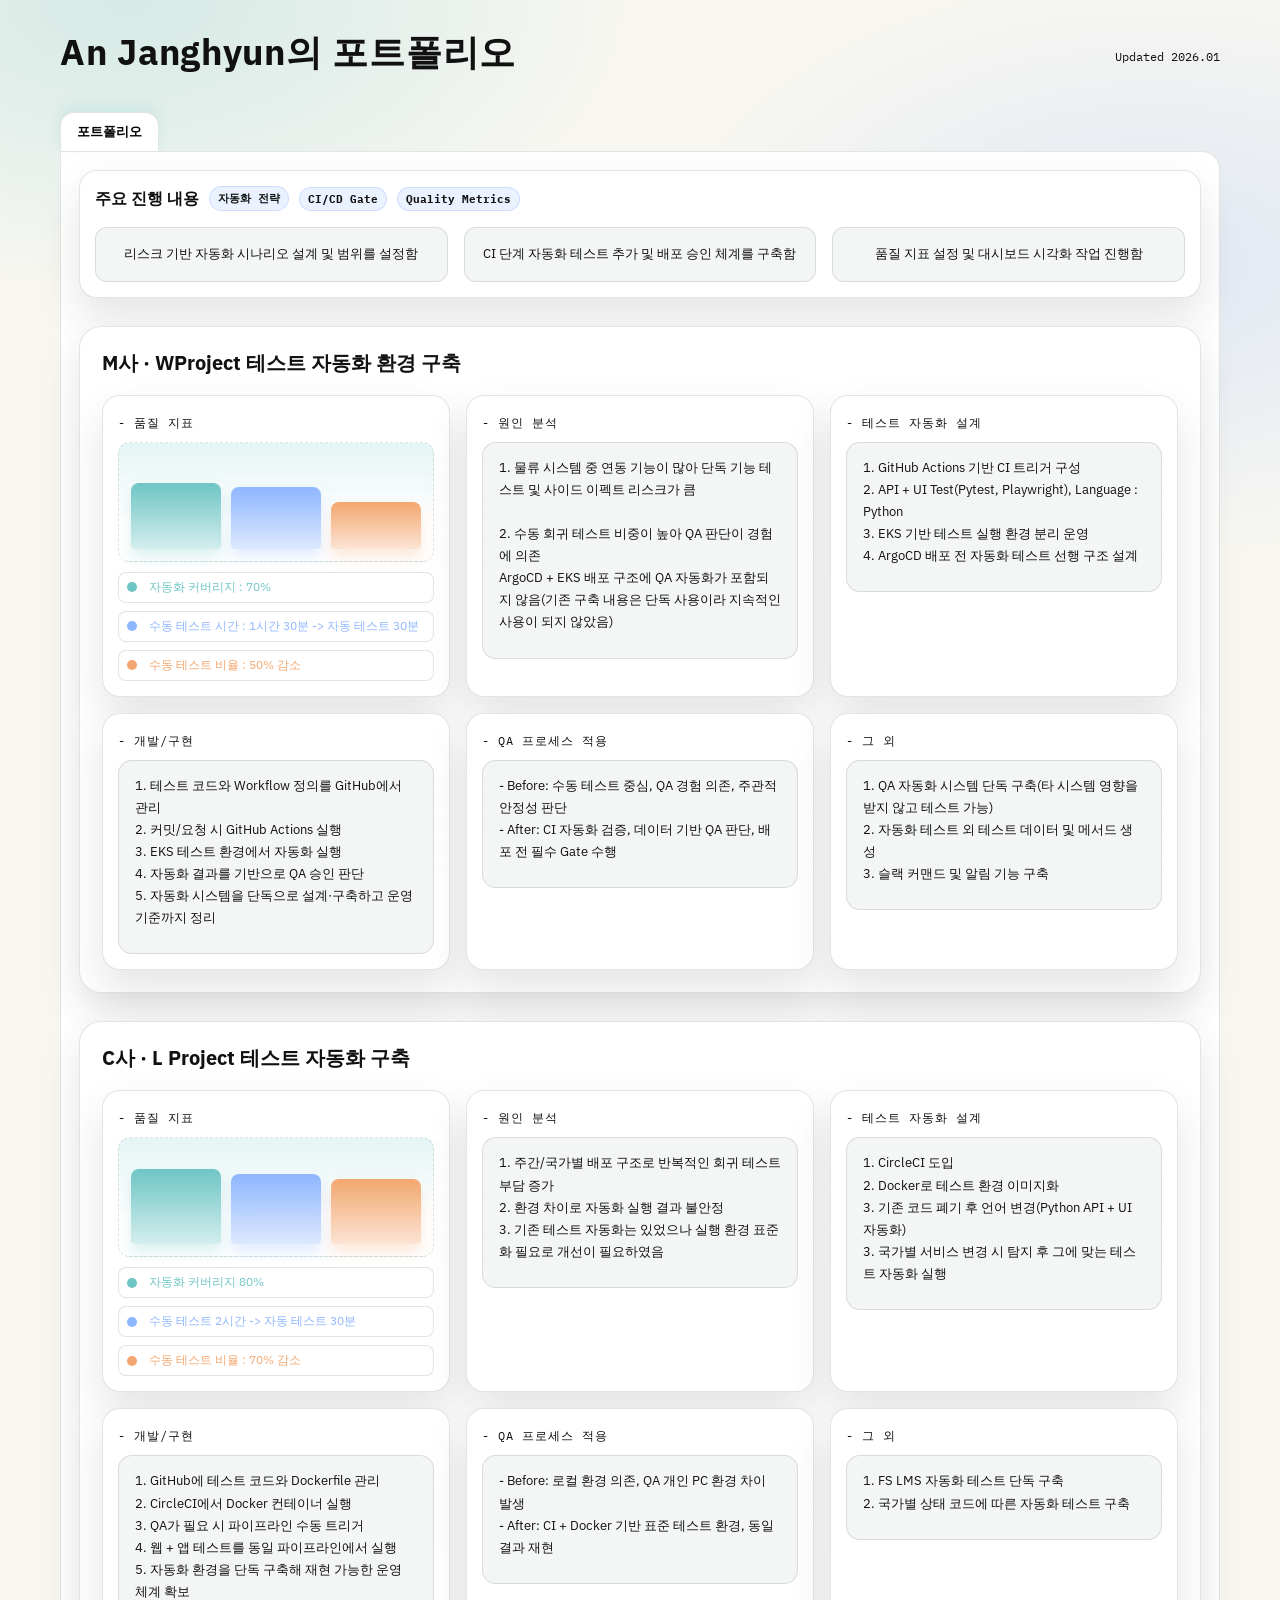
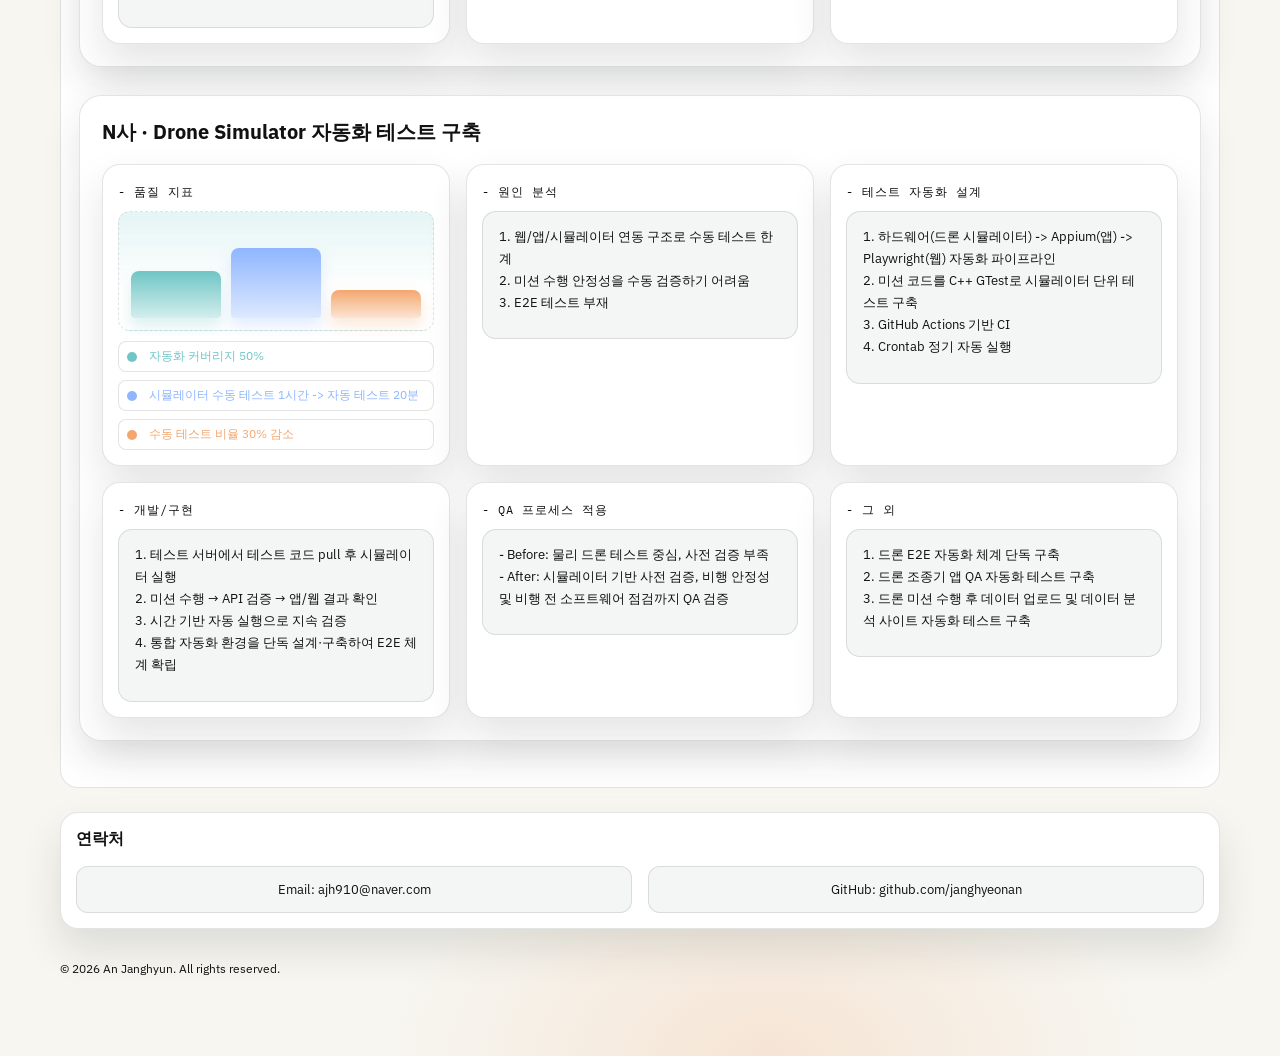
<file: index.html>
<!DOCTYPE html>
<html lang="ko">
<head>
  <meta charset="utf-8" />
  <meta name="viewport" content="width=device-width, initial-scale=1" />
  <title>An Janghyun QA Test Automation Portfolio</title>
  <link rel="preconnect" href="https://fonts.googleapis.com" />
  <link rel="preconnect" href="https://fonts.gstatic.com" crossorigin />
  <link href="https://fonts.googleapis.com/css2?family=IBM+Plex+Sans:wght@400;500;600;700&family=IBM+Plex+Mono:wght@400;600&display=swap" rel="stylesheet" />
  <style>
    :root {
      --bg: #f7f6f1;
      --panel: #ffffff;
      --panel-2: #f3f6f4;
      --line: rgba(31, 39, 36, 0.12);
      --text: #111111;
      --muted: #111111;
      --accent: #6fc6c5;
      --accent-2: #8fb6ff;
      --accent-3: #f3a76f;
    }

    * {
      box-sizing: border-box;
    }

    body {
      margin: 0;
      font-family: "IBM Plex Sans", "Noto Sans KR", sans-serif;
      background: radial-gradient(900px 520px at 10% 0%, rgba(111, 198, 197, 0.25), transparent 55%),
        radial-gradient(800px 480px at 90% 10%, rgba(143, 182, 255, 0.22), transparent 60%),
        radial-gradient(700px 420px at 60% 100%, rgba(243, 167, 111, 0.22), transparent 55%),
        var(--bg);
      color: var(--text);
    }

    a {
      color: inherit;
      text-decoration: none;
    }

    .wrap {
      max-width: 1200px;
      margin: 0 auto;
      padding: 28px 20px 80px;
    }

    header {
      display: flex;
      justify-content: space-between;
      align-items: center;
      gap: 16px;
      margin-bottom: 28px;
    }

    .title-block h1 {
      margin: 0 0 6px;
      font-size: clamp(26px, 3.5vw, 36px);
      letter-spacing: 0.02em;
    }

    .title-block span {
      color: var(--text);
      font-size: 14px;
    }

    .top-actions {
      display: flex;
      flex-direction: column;
      align-items: flex-end;
      gap: 10px;
      font-family: "IBM Plex Mono", monospace;
      font-size: 12px;
      color: var(--text);
    }

    .badge {
      padding: 6px 10px;
      border-radius: 999px;
      border: 1px solid var(--line);
      background: rgba(111, 198, 197, 0.18);
      color: var(--text);
    }

    .tab-bar {
      display: flex;
      gap: 0;
      margin: 6px 0 0;
      align-items: flex-end;
      font-family: "IBM Plex Mono", monospace;
      font-size: 12px;
    }

    .tab-btn {
      border: 1px solid var(--line);
      border-bottom: none;
      background: var(--panel-2);
      border-radius: 14px 14px 0 0;
      padding: 10px 16px;
      cursor: pointer;
    }

    .tab-btn + .tab-btn {
      margin-left: 0;
      border-left: none;
    }

    .tab-btn.active {
      background: var(--panel);
      font-weight: 700;
      box-shadow: 0 -6px 14px rgba(111, 198, 197, 0.18);
    }

    .tab-panels {
      border: 1px solid var(--line);
      border-radius: 0 18px 18px 18px;
      background: var(--panel);
      padding: 18px;
      margin-bottom: 24px;
    }

    .tab-panel {
      display: none;
    }

    .tab-panel.active {
      display: block;
    }

    .section {
      margin-bottom: 28px;
    }

    .company-card {
      background: var(--panel);
      border: 1px solid var(--line);
      border-radius: 22px;
      padding: 22px;
      box-shadow: 0 18px 38px rgba(31, 39, 36, 0.12);
    }

    .company-header {
      display: grid;
      gap: 12px;
      margin-bottom: 18px;
    }

    .company-title {
      margin: 0;
      font-size: 20px;
      font-weight: 700;
    }

    .company-title strong {
      font-weight: 700;
    }

    .flow-row {
      display: flex;
      flex-wrap: wrap;
      align-items: center;
      gap: 10px;
    }

    .flow-step {
      padding: 6px 12px;
      border-radius: 999px;
      background: var(--panel-2);
      border: 1px solid var(--line);
      font-size: 12px;
      font-family: "IBM Plex Mono", monospace;
    }

    .flow-arrow {
      font-size: 14px;
      font-weight: 700;
    }

    .card {
      background: linear-gradient(180deg, rgba(255, 255, 255, 0.65), transparent 60%), var(--panel);
      border: 1px solid var(--line);
      border-radius: 18px;
      padding: 15px;
      box-shadow: 0 20px 40px rgba(31, 39, 36, 0.12);
    }

    .grid {
      display: grid;
      gap: 16px;
    }

    .grid-2 {
      grid-template-columns: repeat(auto-fit, minmax(260px, 1fr));
    }

    .grid-3 {
      grid-template-columns: repeat(auto-fit, minmax(220px, 1fr));
    }

    .section-title {
      display: flex;
      align-items: center;
      gap: 10px;
      margin: 0 0 16px;
      font-size: 16px;
      font-weight: 700;
    }

    .pill {
      font-family: "IBM Plex Mono", monospace;
      font-size: 11px;
      padding: 4px 8px;
      border-radius: 999px;
      background: rgba(143, 182, 255, 0.18);
      border: 1px solid rgba(143, 182, 255, 0.35);
      color: var(--text);
    }

    .flow {
      display: grid;
      gap: 14px;
    }

    .flow-item {
      border-left: 2px solid var(--accent);
      padding-left: 12px;
    }

    .flow-item h4 {
      margin: 0 0 6px;
      font-size: 14px;
    }

    .flow-item p {
      margin: 0;
      color: var(--text);
      font-size: 13px;
      line-height: 1.6;
    }

    .list {
      display: grid;
      gap: 10px;
    }

    .list-item {
      background: var(--panel-2);
      border: 1px solid var(--line);
      border-radius: 12px;
      padding: 14px 16px;
      font-size: 13px;
      color: var(--text);
      font-weight: 400;
    }

    .label {
      display: inline-flex;
      align-items: center;
      gap: 6px;
      font-family: "IBM Plex Mono", monospace;
      font-size: 12px;
      text-transform: uppercase;
      letter-spacing: 0.08em;
      color: var(--text);
      margin-bottom: 10px;
      font-weight: 400;
    }

    .compare {
      display: grid;
      grid-template-columns: repeat(auto-fit, minmax(200px, 1fr));
      gap: 12px;
    }

    .compare .list-item {
      background: rgba(111, 198, 197, 0.1);
      color: var(--text);
    }

    .contact-grid {
      text-align: center;
      justify-items: stretch;
      grid-template-columns: repeat(auto-fit, minmax(260px, 1fr));
    }

    .focus-grid {
      grid-template-columns: repeat(3, 1fr);
    }

    .focus-grid .list-item {
      text-align: center;
      line-height: 1.6;
      padding: 16px;
    }

    .headline {
      font-size: 14px;
      font-weight: 400;
      margin: 0 0 12px;
      line-height: 1.7;
    }

    .headline.small {
      font-size: 14px;
      font-weight: 400;
      margin-bottom: 0;
    }

    .resume-card {
      display: grid;
      gap: 18px;
    }

    .resume-section {
      padding-top: 16px;
      border-top: 1px dashed var(--line);
    }

    .resume-section:first-of-type {
      padding-top: 0;
      border-top: none;
    }

    .resume-heading {
      font-size: 16px;
      font-weight: 700;
      margin-bottom: 10px;
    }

    .resume-text {
      margin: 0 0 10px;
      font-size: 13px;
      line-height: 1.7;
    }

    .resume-block {
      padding: 12px 14px;
      border: 1px solid var(--line);
      border-radius: 12px;
      background: var(--panel-2);
      margin-bottom: 12px;
    }

    .resume-box {
      padding: 12px 14px;
      border: 1px solid var(--line);
      border-radius: 12px;
      background: var(--panel-2);
    }

    .resume-role {
      font-size: 14px;
      font-weight: 700;
      margin-bottom: 6px;
    }

    .resume-meta {
      font-size: 12px;
      margin-bottom: 10px;
    }

    .resume-subheading {
      font-size: 12px;
      font-weight: 700;
      margin: 10px 0 6px;
    }

    .resume-list {
      margin: 0;
      padding-left: 18px;
      display: grid;
      gap: 6px;
      font-size: 13px;
      line-height: 1.6;
    }

    .resume-skill-grid {
      display: grid;
      grid-template-columns: repeat(auto-fit, minmax(240px, 1fr));
      gap: 10px;
    }

    .resume-skill {
      padding: 10px 12px;
      border: 1px solid var(--line);
      border-radius: 10px;
      background: var(--panel-2);
      font-size: 13px;
      line-height: 1.6;
    }

    .portfolio-box {
      padding: 14px 16px;
      border: 1px solid var(--line);
      border-radius: 14px;
      background: var(--panel-2);
    }

    .portfolio-line {
      margin: 0 0 10px;
      font-size: 13px;
      line-height: 1.7;
    }

    .portfolio-line strong {
      font-weight: 700;
    }

    .solo-list {
      margin: 0;
      padding-left: 18px;
      display: grid;
      gap: 6px;
      font-size: 13px;
      line-height: 1.6;
      font-weight: 500;
      color: var(--text);
    }

    .solo-list li {
      list-style: disc;
    }

    .mini-chart {
      height: 120px;
      display: flex;
      align-items: flex-end;
      gap: 10px;
      padding: 12px;
      border-radius: 12px;
      border: 1px dashed var(--line);
      background: linear-gradient(180deg, rgba(111, 198, 197, 0.18), transparent 65%);
    }

    .bar {
      flex: 1;
      border-radius: 8px 8px 4px 4px;
      background: linear-gradient(180deg, var(--accent), rgba(111, 198, 197, 0.3));
      box-shadow: 0 8px 14px rgba(111, 198, 197, 0.25);
    }

    .bar.alt {
      background: linear-gradient(180deg, var(--accent-2), rgba(143, 182, 255, 0.3));
      box-shadow: 0 8px 14px rgba(143, 182, 255, 0.25);
    }

    .bar.alt-2 {
      background: linear-gradient(180deg, var(--accent-3), rgba(243, 167, 111, 0.3));
      box-shadow: 0 8px 14px rgba(243, 167, 111, 0.25);
    }

    .legend {
      display: grid;
      grid-template-columns: repeat(auto-fit, minmax(160px, 1fr));
      gap: 8px 12px;
      margin-top: 10px;
      font-size: 12px;
      color: var(--text);
    }

    .legend-item {
      display: inline-flex;
      align-items: center;
      gap: 6px;
      padding: 6px 8px;
      border-radius: 8px;
      background: rgba(255, 255, 255, 0.6);
      border: 1px solid var(--line);
    }

    .legend-item.accent {
      color: var(--accent);
    }

    .legend-item.accent-2 {
      color: var(--accent-2);
    }

    .legend-item.accent-3 {
      color: var(--accent-3);
    }

    .dot {
      width: 10px;
      height: 10px;
      border-radius: 50%;
      display: inline-block;
      margin-right: 6px;
      background: var(--accent);
    }

    .dot.alt {
      background: var(--accent-2);
    }

    .dot.alt-2 {
      background: var(--accent-3);
    }

    .footer {
      margin-top: 32px;
      display: flex;
      justify-content: space-between;
      gap: 12px;
      color: var(--text);
      font-size: 12px;
    }

    @media (max-width: 900px) {
      header {
        flex-direction: column;
        align-items: flex-start;
      }

      .footer {
        flex-direction: column;
      }
    }
  </style>
</head>
<body>
  <div class="wrap">
    <header>
      <div class="title-block">
        <h1 id="hero-title">An Janghyun의 이력서</h1>
      </div>
      <div class="top-actions">
        <span>Updated 2026.01</span>
      </div>
    </header>

    <div class="tab-bar" role="tablist" aria-label="문서 탭">
      <button class="tab-btn active" type="button" data-tab="portfolio" role="tab" aria-selected="true">포트폴리오</button>
    </div>

    <div class="tab-panels">   
      <div id="portfolio" class="tab-panel active">
        <section class="section card">
        <div class="section-title">
          <span>주요 진행 내용</span>
          <span class="pill">자동화 전략</span>
          <span class="pill">CI/CD Gate</span>
          <span class="pill">Quality Metrics</span>
        </div>
        <div class="grid grid-3 focus-grid">
          <div class="list-item">리스크 기반 자동화 시나리오 설계 및 범위를 설정함</div>
          <div class="list-item">CI 단계 자동화 테스트 추가 및 배포 승인 체계를 구축함</div>
          <div class="list-item">품질 지표 설정 및 대시보드 시각화 작업 진행함</div>
        </div>
        </section>

        <section class="section company-card">
        <div class="company-header">
          <h2 class="company-title"><strong>M사</strong> · <strong>WProject 테스트 자동화 환경 구축</strong></h2>
        </div>
      <div class="grid grid-2">
        <article class="card">
          <div class="label">- 품질 지표</div>
          <div class="mini-chart" aria-hidden="true">
            <div class="bar" style="height: 70%;"></div>
            <div class="bar alt" style="height: 66%;"></div>
            <div class="bar alt-2" style="height: 50%;"></div>
          </div>
            <div class="legend">
              <span class="legend-item accent"><span class="dot"></span>자동화 커버리지 : 70%</span>
              <span class="legend-item accent-2"><span class="dot alt"></span>수동 테스트 시간 : 1시간 30분 -> 자동 테스트 30분</span>
              <span class="legend-item accent-3"><span class="dot alt-2"></span>수동 테스트 비율 : 50% 감소</span>
            </div>
        </article>
        <article class="card">
          <div class="label">- 원인 분석</div>
          <div class="portfolio-box">
            <p class="portfolio-line"><span>1. 물류 시스템 중 연동 기능이 많아 단독 기능 테스트 및 사이드 이펙트 리스크가 큼</span><br /><br /><span>2. 수동 회귀 테스트 비중이 높아 QA 판단이 경험에 의존</span><br /><span>ArgoCD + EKS 배포 구조에 QA 자동화가 포함되지 않음(기존 구축 내용은 단독 사용이라 지속적인 사용이 되지 않았음)</span></p>
          </div>
        </article>        
        <article class="card">
          <div class="label">- 테스트 자동화 설계</div>
          <div class="portfolio-box">
            <p class="portfolio-line"><span>1. GitHub Actions 기반 CI 트리거 구성</span><br /><span>2. API + UI Test(Pytest, Playwright), Language : Python</span><br /><span>3. EKS 기반 테스트 실행 환경 분리 운영</span><br /><span>4. ArgoCD 배포 전 자동화 테스트 선행 구조 설계</span></p>
          </div>
        </article>
        <article class="card">
          <div class="label">- 개발/구현</div>
          <div class="portfolio-box">
            <p class="portfolio-line"><span>1. 테스트 코드와 Workflow 정의를 GitHub에서 관리</span><br /><span>2. 커밋/요청 시 GitHub Actions 실행</span><br /><span>3. EKS 테스트 환경에서 자동화 실행</span><br /><span>4. 자동화 결과를 기반으로 QA 승인 판단</span><br /><span>5. 자동화 시스템을 단독으로 설계·구축하고 운영 기준까지 정리</span></p>
          </div>
        </article>        
        <article class="card">
          <div class="label">- QA 프로세스 적용</div>
          <div class="portfolio-box">
            <p class="portfolio-line"><span>- Before: 수동 테스트 중심, QA 경험 의존, 주관적 안정성 판단</span><br /><span>- After: CI 자동화 검증, 데이터 기반 QA 판단, 배포 전 필수 Gate 수행</span></p>
          </div>
        </article>
        <article class="card">
          <div class="label">- 그 외</div>
          <div class="portfolio-box">
            <p class="portfolio-line"><span>1. QA 자동화 시스템 단독 구축(타 시스템 영향을 받지 않고 테스트 가능)</span><br /><span>2. 자동화 테스트 외 테스트 데이터 및 메서드 생성</span><br /><span>3. 슬랙 커맨드 및 알림 기능 구축</span></p>
          </div>
        </article>
      </div>
      </section>

    <section class="section company-card">
      <div class="company-header">
        <h2 class="company-title"><strong>C사</strong> · <strong>L Project 테스트 자동화 구축</strong></h2>
      </div>
      <div class="grid grid-2">
        <article class="card">
          <div class="label">- 품질 지표</div>          
          <div class="mini-chart" aria-hidden="true">
            <div class="bar" style="height: 80%;"></div>
            <div class="bar alt" style="height: 75%;"></div>
            <div class="bar alt-2" style="height: 70%;"></div>
          </div>
          <div class="legend">
            <span class="legend-item accent"><span class="dot"></span>자동화 커버리지 80%</span>
            <span class="legend-item accent-2"><span class="dot alt"></span>수동 테스트 2시간 -> 자동 테스트 30분</span>
            <span class="legend-item accent-3"><span class="dot alt-2"></span>수동 테스트 비율 : 70% 감소</span>
          </div>
        </article>
        <article class="card">
          <div class="label">- 원인 분석</div>
          <div class="portfolio-box">
            <p class="portfolio-line"><span>1. 주간/국가별 배포 구조로 반복적인 회귀 테스트 부담 증가</span><br /><span>2. 환경 차이로 자동화 실행 결과 불안정</span><br /><span>3. 기존 테스트 자동화는 있었으나 실행 환경 표준화 필요로 개선이 필요하였음</span></p>
          </div>
        </article>
        <article class="card">
          <div class="label">- 테스트 자동화 설계</div>
          <div class="portfolio-box">
            <p class="portfolio-line"><span>1. CircleCI 도입</span><br /><span>2. Docker로 테스트 환경 이미지화</span><br /><span>3. 기존 코드 폐기 후 언어 변경(Python API + UI 자동화)</span><br /><span>3. 국가별 서비스 변경 시 탐지 후 그에 맞는 테스트 자동화 실행</span></p>
          </div>
        </article>        
        <article class="card">
          <div class="label">- 개발/구현</div>
          <div class="portfolio-box">
            <p class="portfolio-line"><span>1. GitHub에 테스트 코드와 Dockerfile 관리</span><br /><span>2. CircleCI에서 Docker 컨테이너 실행</span><br /><span>3. QA가 필요 시 파이프라인 수동 트리거</span><br /><span>4. 웹 + 앱 테스트를 동일 파이프라인에서 실행</span><br /><span>5. 자동화 환경을 단독 구축해 재현 가능한 운영 체계 확보</span></p>
          </div>
        </article>        
        <article class="card">
          <div class="label">- QA 프로세스 적용</div>
          <div class="portfolio-box">
            <p class="portfolio-line"><span>- Before: 로컬 환경 의존, QA 개인 PC 환경 차이 발생</span><br /><span>- After: CI + Docker 기반 표준 테스트 환경, 동일 결과 재현</span></p>
          </div>
        </article>
        <article class="card">
          <div class="label">- 그 외</div>
          <div class="portfolio-box">
            <p class="portfolio-line"><span>1. FS LMS 자동화 테스트 단독 구축</span><br /><span>2. 국가별 상태 코드에 따른 자동화 테스트 구축</span></p>
          </div>
        </article>
      </div>
    </section>

    <section class="section company-card">
      <div class="company-header">
        <h2 class="company-title"><strong>N사</strong> · <strong>Drone Simulator 자동화 테스트 구축</strong></h2>
      </div>
      <div class="grid grid-2">
        <article class="card">
          <div class="label">- 품질 지표</div>          
          <div class="mini-chart" aria-hidden="true">
            <div class="bar" style="height: 50%;"></div>
            <div class="bar alt" style="height: 75%;"></div>
            <div class="bar alt-2" style="height: 30%;"></div>
          </div>
          <div class="legend">
            <span class="legend-item accent"><span class="dot"></span>자동화 커버리지 50%</span>
            <span class="legend-item accent-2"><span class="dot alt"></span>시뮬레이터 수동 테스트 1시간 -> 자동 테스트 20분</span>
            <span class="legend-item accent-3"><span class="dot alt-2"></span>수동 테스트 비율 30% 감소</span>
          </div>
        </article>
        <article class="card">
          <div class="label">- 원인 분석</div>
          <div class="portfolio-box">
            <p class="portfolio-line"><span>1. 웹/앱/시뮬레이터 연동 구조로 수동 테스트 한계</span><br /><span>2. 미션 수행 안정성을 수동 검증하기 어려움</span><br /><span>3. E2E 테스트 부재</span></p>
          </div>
        </article>        
        <article class="card">
          <div class="label">- 테스트 자동화 설계</div>
          <div class="portfolio-box">
            <p class="portfolio-line"><span>1. 하드웨어(드론 시뮬레이터) -> Appium(앱) -> Playwright(웹) 자동화 파이프라인</span><br /><span>2. 미션 코드를 C++ GTest로 시뮬레이터 단위 테스트 구축</span><br /><span>3. GitHub Actions 기반 CI</span><br /><span>4. Crontab 정기 자동 실행</span></p>
          </div>
        </article>
        <article class="card">
          <div class="label">- 개발/구현</div>
          <div class="portfolio-box">
            <p class="portfolio-line"><span>1. 테스트 서버에서 테스트 코드 pull 후 시뮬레이터 실행</span><br /><span>2. 미션 수행 → API 검증 → 앱/웹 결과 확인</span><br /><span>3. 시간 기반 자동 실행으로 지속 검증</span><br /><span>4. 통합 자동화 환경을 단독 설계·구축하여 E2E 체계 확립</span></p>
          </div>
        </article>        
        <article class="card">
          <div class="label">- QA 프로세스 적용</div>
          <div class="portfolio-box">
            <p class="portfolio-line"><span>- Before: 물리 드론 테스트 중심, 사전 검증 부족</span><br /><span>- After: 시뮬레이터 기반 사전 검증, 비행 안정성 및 비행 전 소프트웨어 점검까지 QA 검증</span></p>
          </div>
        </article>
        <article class="card">
          <div class="label">- 그 외</div>
          <div class="portfolio-box">
            <p class="portfolio-line"><span>1. 드론 E2E 자동화 체계 단독 구축</span><br /><span>2. 드론 조종기 앱 QA 자동화 테스트 구축</span><br /><span>3. 드론 미션 수행 후 데이터 업로드 및 데이터 분석 사이트 자동화 테스트 구축</span></p>
          </div>
        </article>
      </div>
    </section>

      </div>
    </div>

    <section class="section card">
      <div class="section-title">연락처</div>
      <div class="grid grid-3 contact-grid">
        <div class="list-item">Email: ajh910@naver.com</div>
        <div class="list-item">GitHub: github.com/janghyeonan</div>
      </div>
    </section>

    <div class="footer">
      <span>© 2026 An Janghyun. All rights reserved.</span>
    </div>
  </div>
  <script>
  const tabButtons = document.querySelectorAll(".tab-btn");
  const tabPanels = document.querySelectorAll(".tab-panel");
  const heroTitle = document.getElementById("hero-title");

  const setTab = (tabId) => {
    tabPanels.forEach((panel) => {
      panel.classList.toggle("active", panel.id === tabId);
    });
    tabButtons.forEach((btn) => {
      const isActive = btn.dataset.tab === tabId;
      btn.classList.toggle("active", isActive);
      btn.setAttribute("aria-selected", isActive ? "true" : "false");
    });
    if (heroTitle) {
      heroTitle.textContent =
        tabId == "resume" ? "An Janghyun의 이력서" : "An Janghyun의 포트폴리오";
    }
  };

  tabButtons.forEach((btn) => {
    btn.addEventListener("click", () => setTab(btn.dataset.tab));
  });

  setTab("portfolio");
</script>
</body>
</html>
</file>
